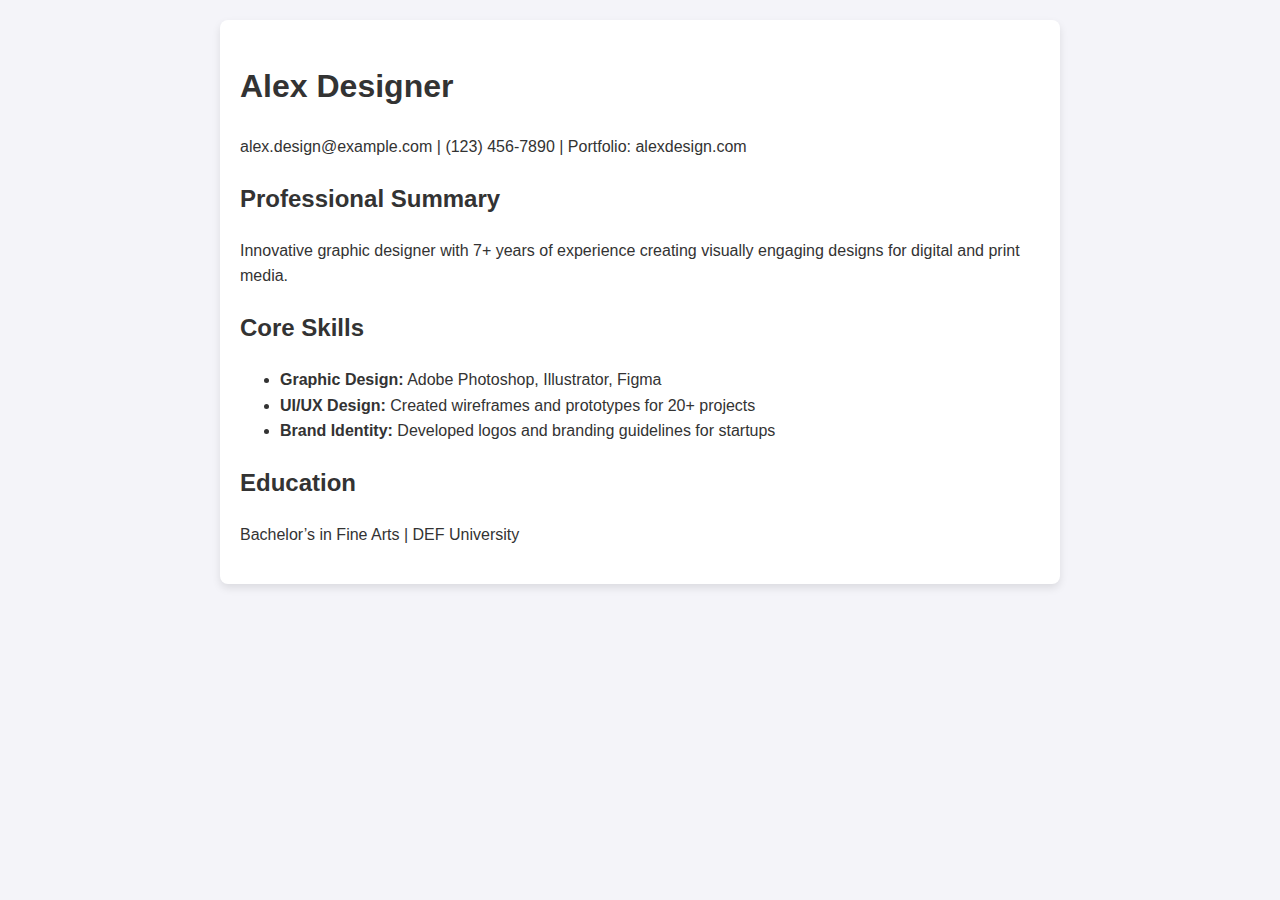
<file: html template/creative_skill.html>
<!DOCTYPE html>
<html lang="en">
<head>
    <meta charset="UTF-8">
    <meta name="viewport" content="width=device-width, initial-scale=1.0">
    <title>Creative Skills Resume</title>
    <link rel="stylesheet" href="style.css">
</head>
<body>
    <div class="resume">
        <header>
            <h1>Alex Designer</h1>
            <p>alex.design@example.com | (123) 456-7890 | Portfolio: alexdesign.com</p>
        </header>
        <section>
            <h2>Professional Summary</h2>
            <p>Innovative graphic designer with 7+ years of experience creating visually engaging designs for digital and print media.</p>
        </section>
        <section>
            <h2>Core Skills</h2>
            <ul>
                <li><strong>Graphic Design:</strong> Adobe Photoshop, Illustrator, Figma</li>
                <li><strong>UI/UX Design:</strong> Created wireframes and prototypes for 20+ projects</li>
                <li><strong>Brand Identity:</strong> Developed logos and branding guidelines for startups</li>
            </ul>
        </section>
        <section>
            <h2>Education</h2>
            <p>Bachelor’s in Fine Arts | DEF University</p>
        </section>
    </div>
</body>
</html>
</file>
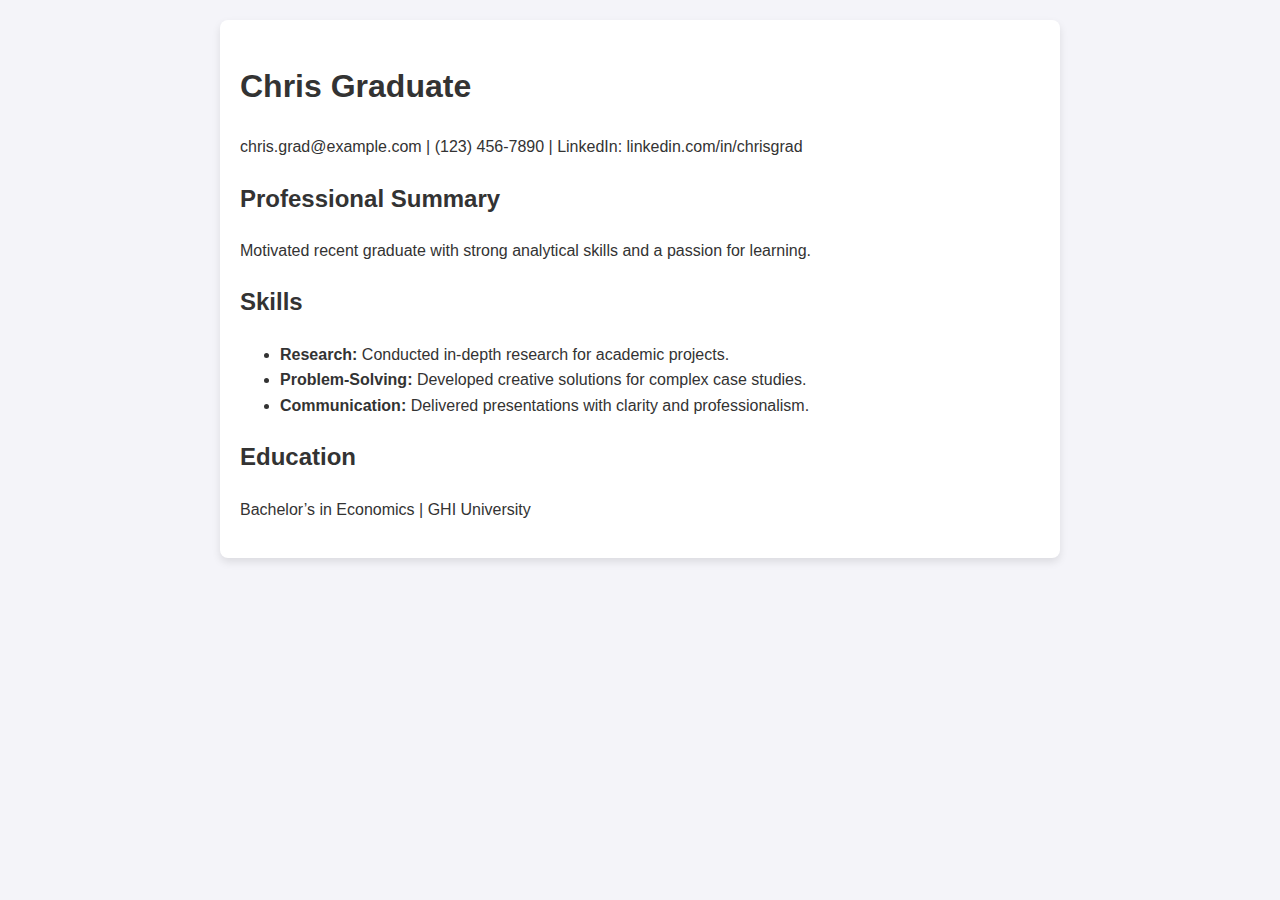
<file: html template/fresh_graduateSkill_resume.html>
<!DOCTYPE html>
<html lang="en">
<head>
    <meta charset="UTF-8">
    <meta name="viewport" content="width=device-width, initial-scale=1.0">
    <title>Graduate Skills Resume</title>
    <link rel="stylesheet" href="style.css">
</head>
<body>
    <div class="resume">
        <header>
            <h1>Chris Graduate</h1>
            <p>chris.grad@example.com | (123) 456-7890 | LinkedIn: linkedin.com/in/chrisgrad</p>
        </header>
        <section>
            <h2>Professional Summary</h2>
            <p>Motivated recent graduate with strong analytical skills and a passion for learning.</p>
        </section>
        <section>
            <h2>Skills</h2>
            <ul>
                <li><strong>Research:</strong> Conducted in-depth research for academic projects.</li>
                <li><strong>Problem-Solving:</strong> Developed creative solutions for complex case studies.</li>
                <li><strong>Communication:</strong> Delivered presentations with clarity and professionalism.</li>
            </ul>
        </section>
        <section>
            <h2>Education</h2>
            <p>Bachelor’s in Economics | GHI University</p>
        </section>
    </div>
</body>
</html>
</file>
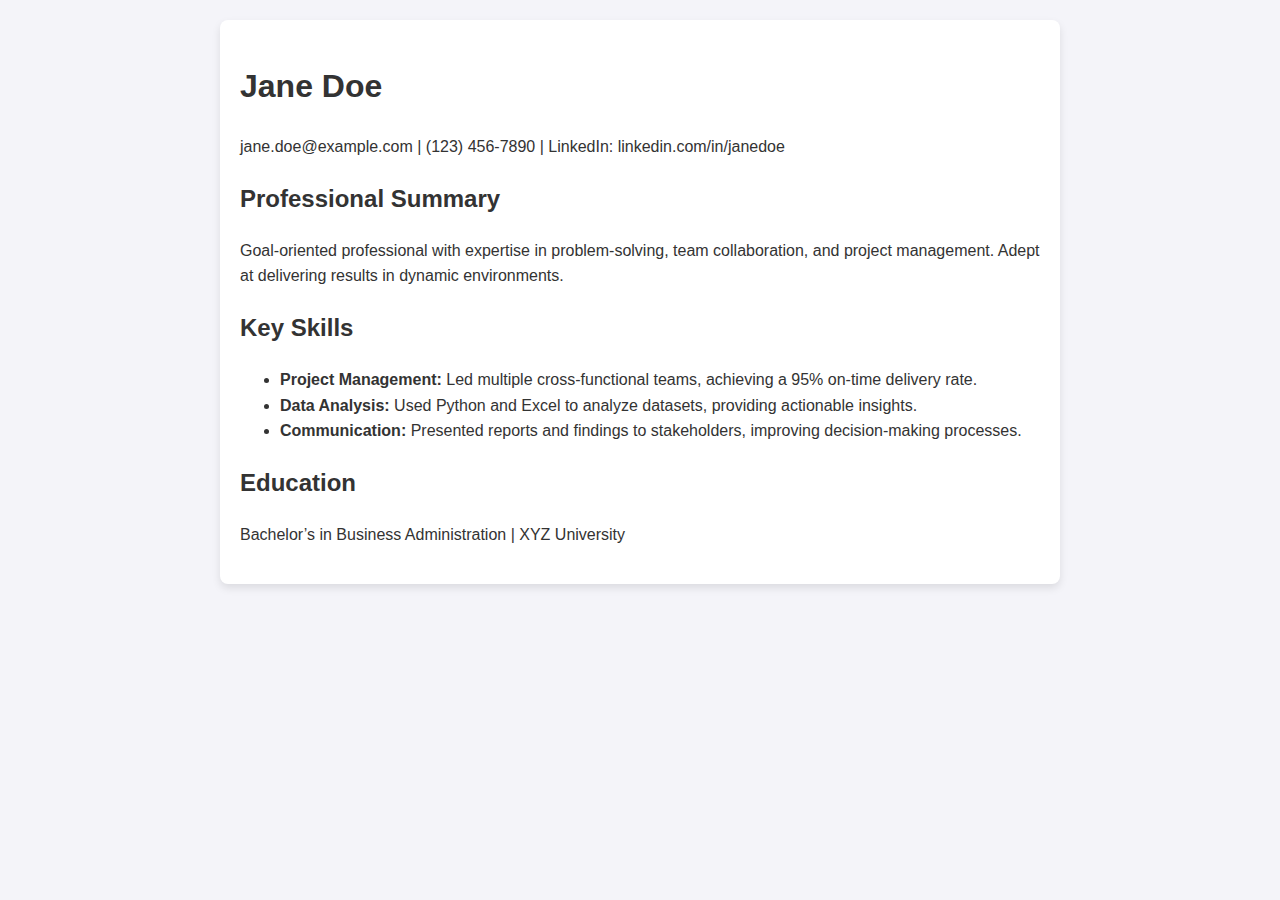
<file: html template/general_skillresume.html>
<!DOCTYPE html>
<html lang="en">
<head>
    <meta charset="UTF-8">
    <meta name="viewport" content="width=device-width, initial-scale=1.0">
    <title>General Skills Resume</title>
    <link rel="stylesheet" href="style.css">
</head>
<body>
    <div class="resume">
        <header>
            <h1>Jane Doe</h1>
            <p>jane.doe@example.com | (123) 456-7890 | LinkedIn: linkedin.com/in/janedoe</p>
        </header>
        <section>
            <h2>Professional Summary</h2>
            <p>Goal-oriented professional with expertise in problem-solving, team collaboration, and project management. Adept at delivering results in dynamic environments.</p>
        </section>
        <section>
            <h2>Key Skills</h2>
            <ul>
                <li><strong>Project Management:</strong> Led multiple cross-functional teams, achieving a 95% on-time delivery rate.</li>
                <li><strong>Data Analysis:</strong> Used Python and Excel to analyze datasets, providing actionable insights.</li>
                <li><strong>Communication:</strong> Presented reports and findings to stakeholders, improving decision-making processes.</li>
            </ul>
        </section>
        <section>
            <h2>Education</h2>
            <p>Bachelor’s in Business Administration | XYZ University</p>
        </section>
    </div>
</body>
</html>
</file>
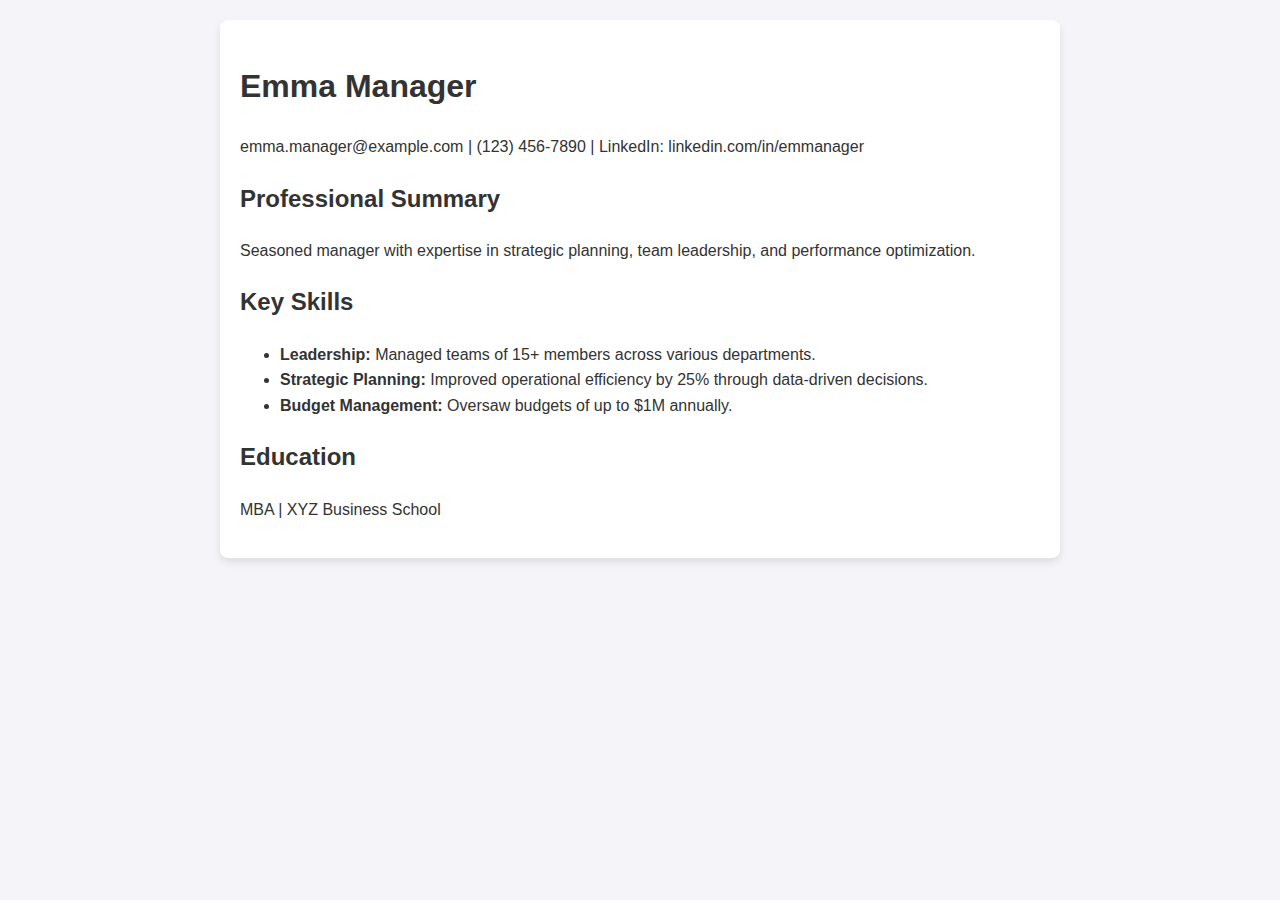
<file: html template/leadership_and_management_resume.html>
<!DOCTYPE html>
<html lang="en">
<head>
    <meta charset="UTF-8">
    <meta name="viewport" content="width=device-width, initial-scale=1.0">
    <title>Management Skills Resume</title>
    <link rel="stylesheet" href="style.css">
</head>
<body>
    <div class="resume">
        <header>
            <h1>Emma Manager</h1>
            <p>emma.manager@example.com | (123) 456-7890 | LinkedIn: linkedin.com/in/emmanager</p>
        </header>
        <section>
            <h2>Professional Summary</h2>
            <p>Seasoned manager with expertise in strategic planning, team leadership, and performance optimization.</p>
        </section>
        <section>
            <h2>Key Skills</h2>
            <ul>
                <li><strong>Leadership:</strong> Managed teams of 15+ members across various departments.</li>
                <li><strong>Strategic Planning:</strong> Improved operational efficiency by 25% through data-driven decisions.</li>
                <li><strong>Budget Management:</strong> Oversaw budgets of up to $1M annually.</li>
            </ul>
        </section>
        <section>
            <h2>Education</h2>
            <p>MBA | XYZ Business School</p>
        </section>
    </div>
</body>
</html>
</file>
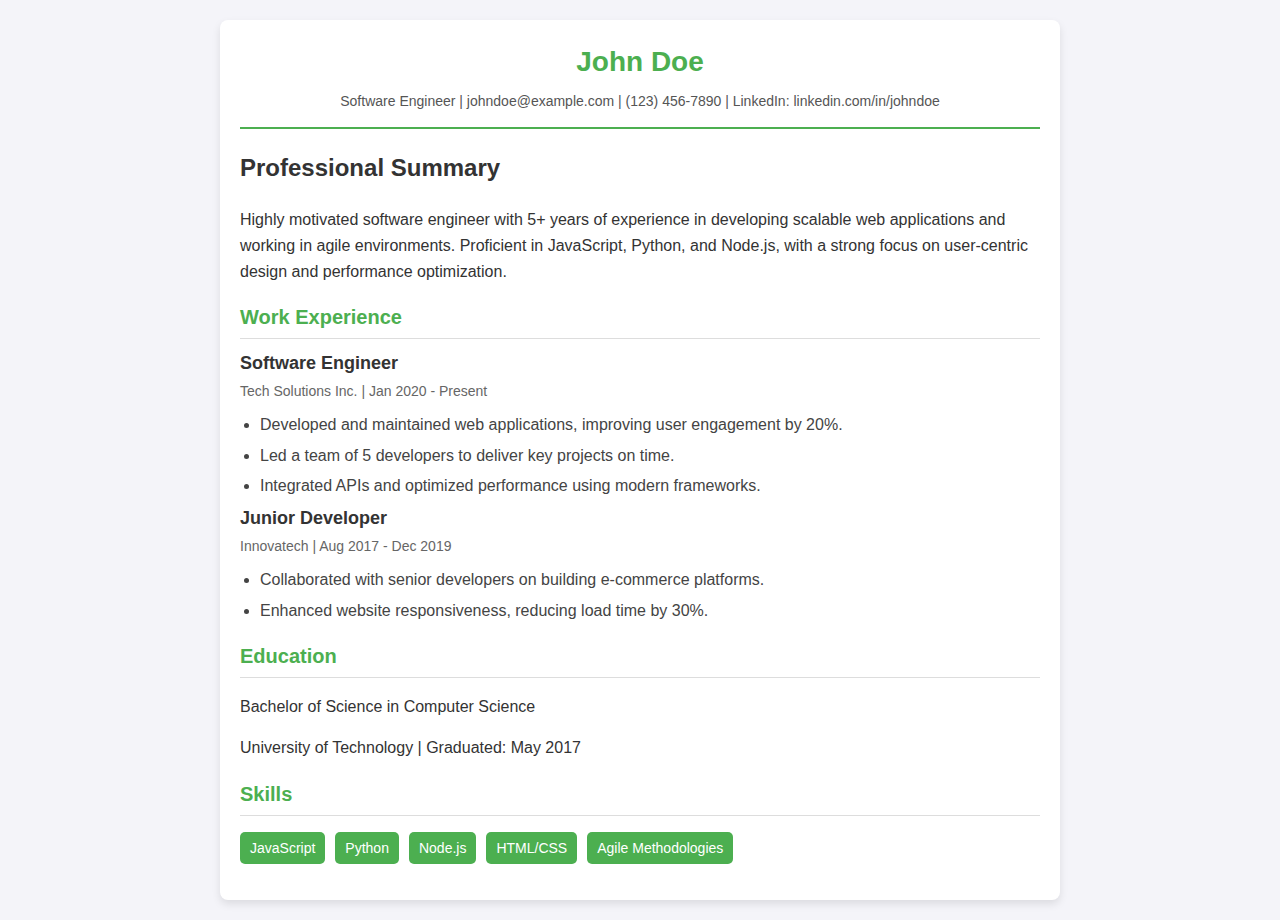
<file: html template/resumeTemplate.html>
<!DOCTYPE html>
<html lang="en">
<head>
    <meta charset="UTF-8">
    <meta name="viewport" content="width=device-width, initial-scale=1.0">
    <meta name="description" content="Modern Resume Template">
    <title>Modern Resume</title>
    <link rel="stylesheet" href="style.css">
</head>
<body>
    <div class="resume">
        <header class="resume-header">
            <h1>John Doe</h1>
            <p>Software Engineer | johndoe@example.com | (123) 456-7890 | LinkedIn: linkedin.com/in/johndoe</p>
        </header>
        
        <section class="resume-summary">
            <h2>Professional Summary</h2>
            <p>Highly motivated software engineer with 5+ years of experience in developing scalable web applications and working in agile environments. Proficient in JavaScript, Python, and Node.js, with a strong focus on user-centric design and performance optimization.</p>
        </section>

        <section class="resume-section">
            <h2>Work Experience</h2>
            <div class="job">
                <h3>Software Engineer</h3>
                <p>Tech Solutions Inc. | Jan 2020 - Present</p>
                <ul>
                    <li>Developed and maintained web applications, improving user engagement by 20%.</li>
                    <li>Led a team of 5 developers to deliver key projects on time.</li>
                    <li>Integrated APIs and optimized performance using modern frameworks.</li>
                </ul>
            </div>
            <div class="job">
                <h3>Junior Developer</h3>
                <p>Innovatech | Aug 2017 - Dec 2019</p>
                <ul>
                    <li>Collaborated with senior developers on building e-commerce platforms.</li>
                    <li>Enhanced website responsiveness, reducing load time by 30%.</li>
                </ul>
            </div>
        </section>

        <section class="resume-section">
            <h2>Education</h2>
            <p>Bachelor of Science in Computer Science</p>
            <p>University of Technology | Graduated: May 2017</p>
        </section>

        <section class="resume-section">
            <h2>Skills</h2>
            <ul class="skills">
                <li>JavaScript</li>
                <li>Python</li>
                <li>Node.js</li>
                <li>HTML/CSS</li>
                <li>Agile Methodologies</li>
            </ul>
        </section>
    </div>
</body>
</html>
</file>
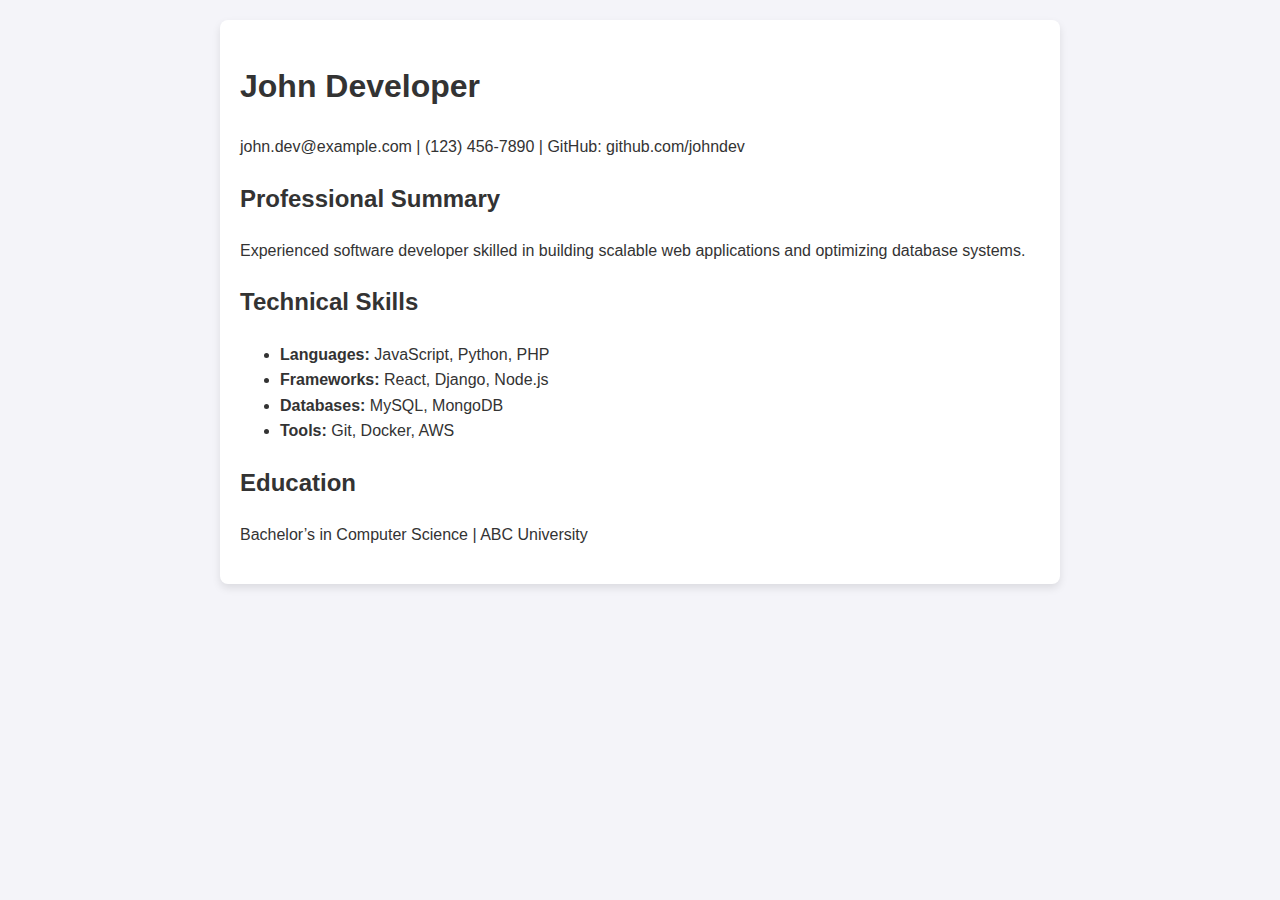
<file: html template/technical_skill_resume.html>
<!DOCTYPE html>
<html lang="en">
<head>
    <meta charset="UTF-8">
    <meta name="viewport" content="width=device-width, initial-scale=1.0">
    <title>Tech Skills Resume</title>
    <link rel="stylesheet" href="style.css">
</head>
<body>
    <div class="resume">
        <header>
            <h1>John Developer</h1>
            <p>john.dev@example.com | (123) 456-7890 | GitHub: github.com/johndev</p>
        </header>
        <section>
            <h2>Professional Summary</h2>
            <p>Experienced software developer skilled in building scalable web applications and optimizing database systems.</p>
        </section>
        <section>
            <h2>Technical Skills</h2>
            <ul>
                <li><strong>Languages:</strong> JavaScript, Python, PHP</li>
                <li><strong>Frameworks:</strong> React, Django, Node.js</li>
                <li><strong>Databases:</strong> MySQL, MongoDB</li>
                <li><strong>Tools:</strong> Git, Docker, AWS</li>
            </ul>
        </section>
        <section>
            <h2>Education</h2>
            <p>Bachelor’s in Computer Science | ABC University</p>
        </section>
    </div>
</body>
</html>
</file>
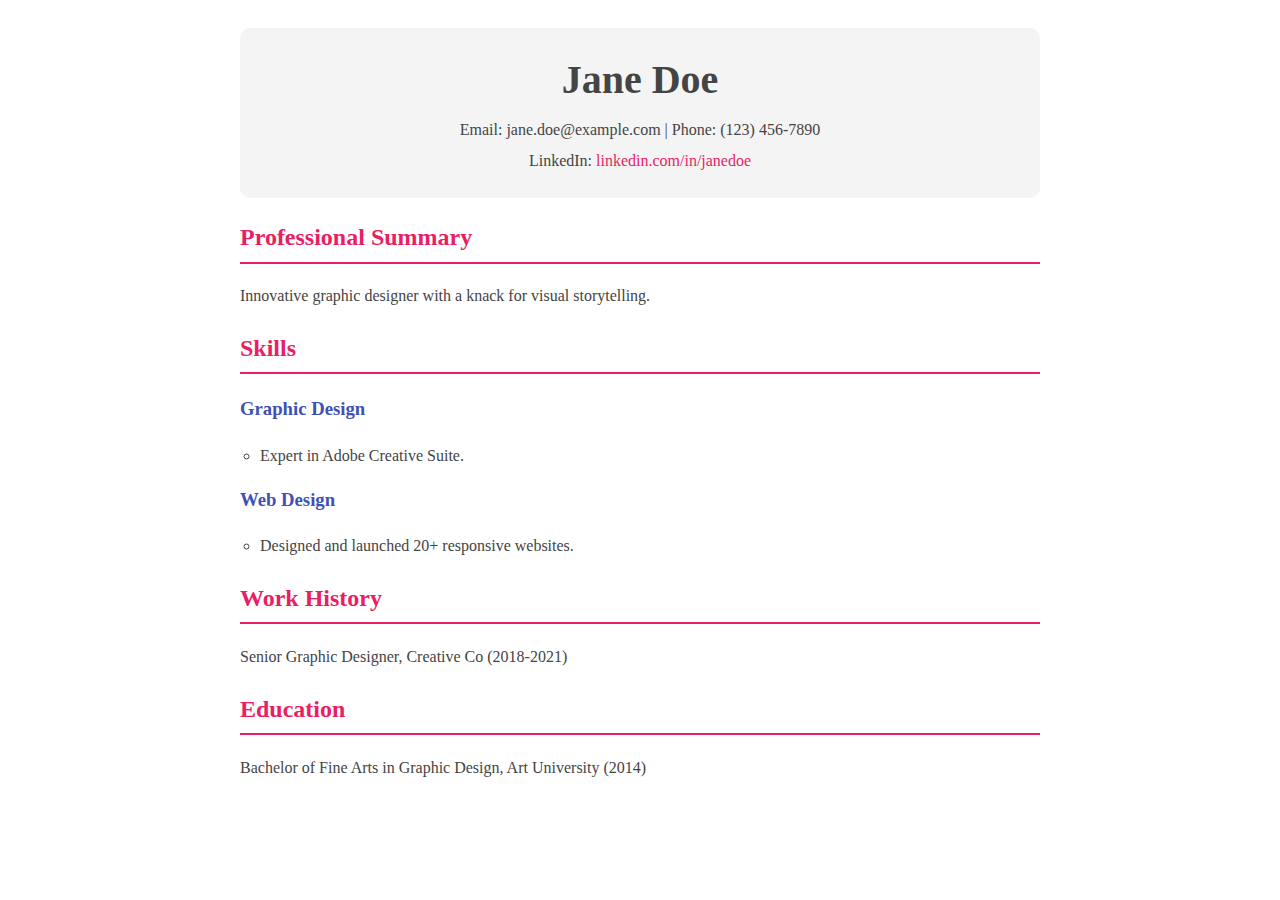
<file: resumetemplate/creative_resume.html>
<!DOCTYPE html>
<html lang="en">
<head>
  <meta charset="UTF-8">
  <meta name="viewport" content="width=device-width, initial-scale=1.0">
  <title>Creative Skills-Based Resume</title>
  <style>
    body {
  font-family: 'Georgia', serif;
  line-height: 1.6;
  color: #444;
}

.resume-container {
  max-width: 800px;
  margin: 0 auto;
  padding: 20px;
}

header {
  text-align: center;
  background-color: #f4f4f4;
  padding: 20px;
  border-radius: 10px;
}

header h1 {
  margin: 0;
  font-size: 2.5em;
}

header p {
  margin: 5px 0;
}

a {
  color: #e91e63;
  text-decoration: none;
}

.summary, .skills, .work-history, .education {
  margin-top: 20px;
}

h2 {
  color: #e91e63;
  border-bottom: 2px solid #e91e63;
  padding-bottom: 5px;
}

h3 {
  margin-top: 15px;
  color: #3f51b5;
}

ul {
  list-style-type: circle;
  padding-left: 20px;
}

  </style>
</head>
<body>
  <div class="resume-container">
    <header>
      <h1>Jane Doe</h1>
      <p>Email: jane.doe@example.com | Phone: (123) 456-7890</p>
      <p>LinkedIn: <a href="https://linkedin.com/in/janedoe">linkedin.com/in/janedoe</a></p>
    </header>
    <section class="summary">
      <h2>Professional Summary</h2>
      <p>Innovative graphic designer with a knack for visual storytelling.</p>
    </section>
    <section class="skills">
      <h2>Skills</h2>
      <h3>Graphic Design</h3>
      <ul>
        <li>Expert in Adobe Creative Suite.</li>
      </ul>
      <h3>Web Design</h3>
      <ul>
        <li>Designed and launched 20+ responsive websites.</li>
      </ul>
    </section>
    <section class="work-history">
      <h2>Work History</h2>
      <p>Senior Graphic Designer, Creative Co (2018-2021)</p>
    </section>
    <section class="education">
      <h2>Education</h2>
      <p>Bachelor of Fine Arts in Graphic Design, Art University (2014)</p>
    </section>
  </div>
</body>
</html>
</file>
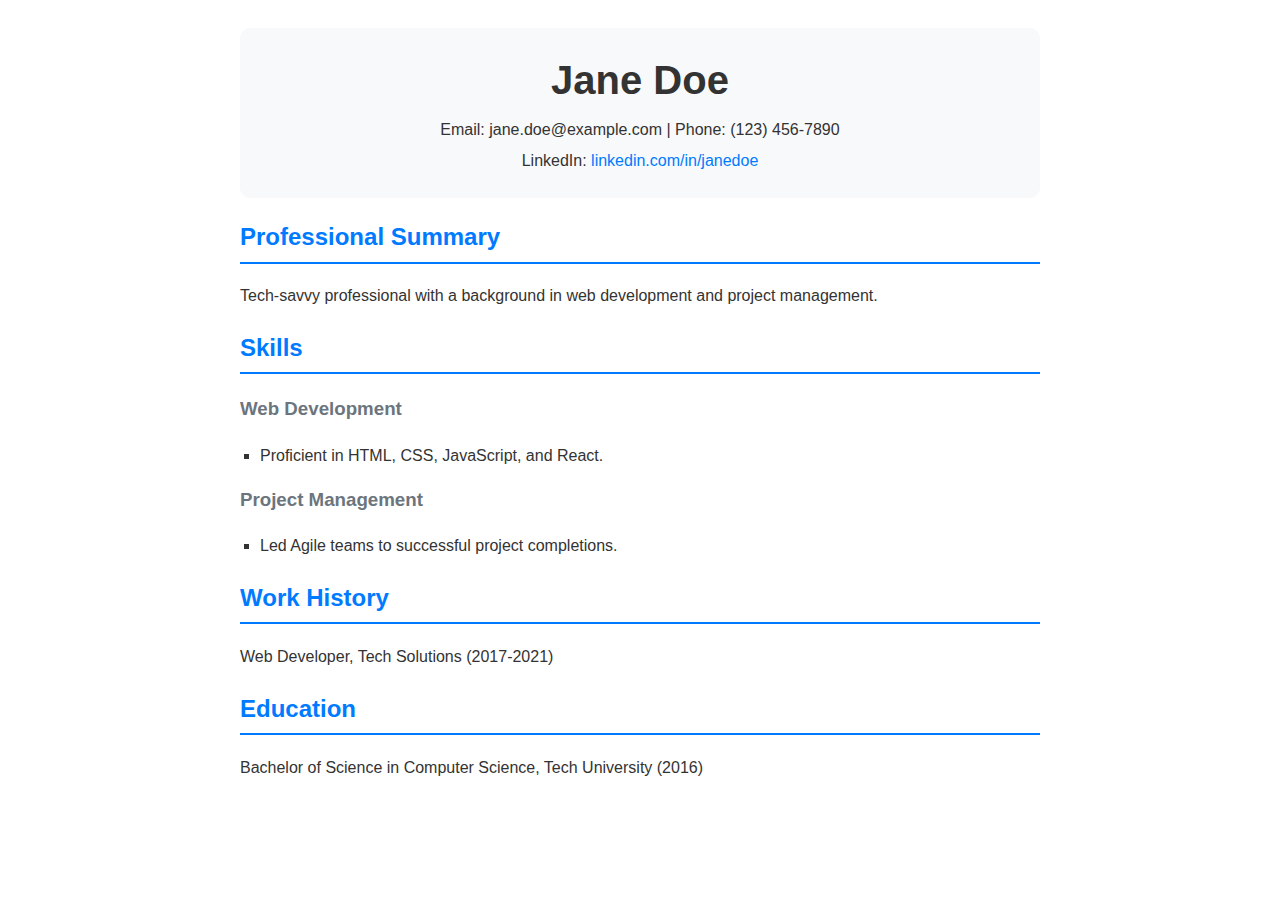
<file: resumetemplate/modern_resume.html>
<!DOCTYPE html>
<html lang="en">
<head>
  <meta charset="UTF-8">
  <meta name="viewport" content="width=device-width, initial-scale=1.0">
  <title>Modern Skills-Based Resume</title>
  <style>
    body {
  font-family: 'Helvetica Neue', sans-serif;
  line-height: 1.6;
  color: #333;
}

.resume-container {
  max-width: 800px;
  margin: 0 auto;
  padding: 20px;
}

header {
  text-align: center;
  background-color: #f8f9fa;
  padding: 20px;
  border-radius: 10px;
}

header h1 {
  margin: 0;
  font-size: 2.5em;
}

header p {
  margin: 5px 0;
}

a {
  color: #007bff;
  text-decoration: none;
}

.summary, .skills, .work-history, .education {
  margin-top: 20px;
}

h2 {
  color: #007bff;
  border-bottom: 2px solid #007bff;
  padding-bottom: 5px;
}

h3 {
  margin-top: 15px;
  color: #6c757d;
}

ul {
  list-style-type: square;
  padding-left: 20px;
}

  </style>
</head>
<body>
  <div class="resume-container">
    <header>
      <h1>Jane Doe</h1>
      <p>Email: jane.doe@example.com | Phone: (123) 456-7890</p>
      <p>LinkedIn: <a href="https://linkedin.com/in/janedoe">linkedin.com/in/janedoe</a></p>
    </header>
    <section class="summary">
      <h2>Professional Summary</h2>
      <p>Tech-savvy professional with a background in web development and project management.</p>
    </section>
    <section class="skills">
      <h2>Skills</h2>
      <h3>Web Development</h3>
      <ul>
        <li>Proficient in HTML, CSS, JavaScript, and React.</li>
      </ul>
      <h3>Project Management</h3>
      <ul>
        <li>Led Agile teams to successful project completions.</li>
      </ul>
    </section>
    <section class="work-history">
      <h2>Work History</h2>
      <p>Web Developer, Tech Solutions (2017-2021)</p>
    </section>
    <section class="education">
      <h2>Education</h2>
      <p>Bachelor of Science in Computer Science, Tech University (2016)</p>
    </section>
  </div>
</body>
</html>
</file>
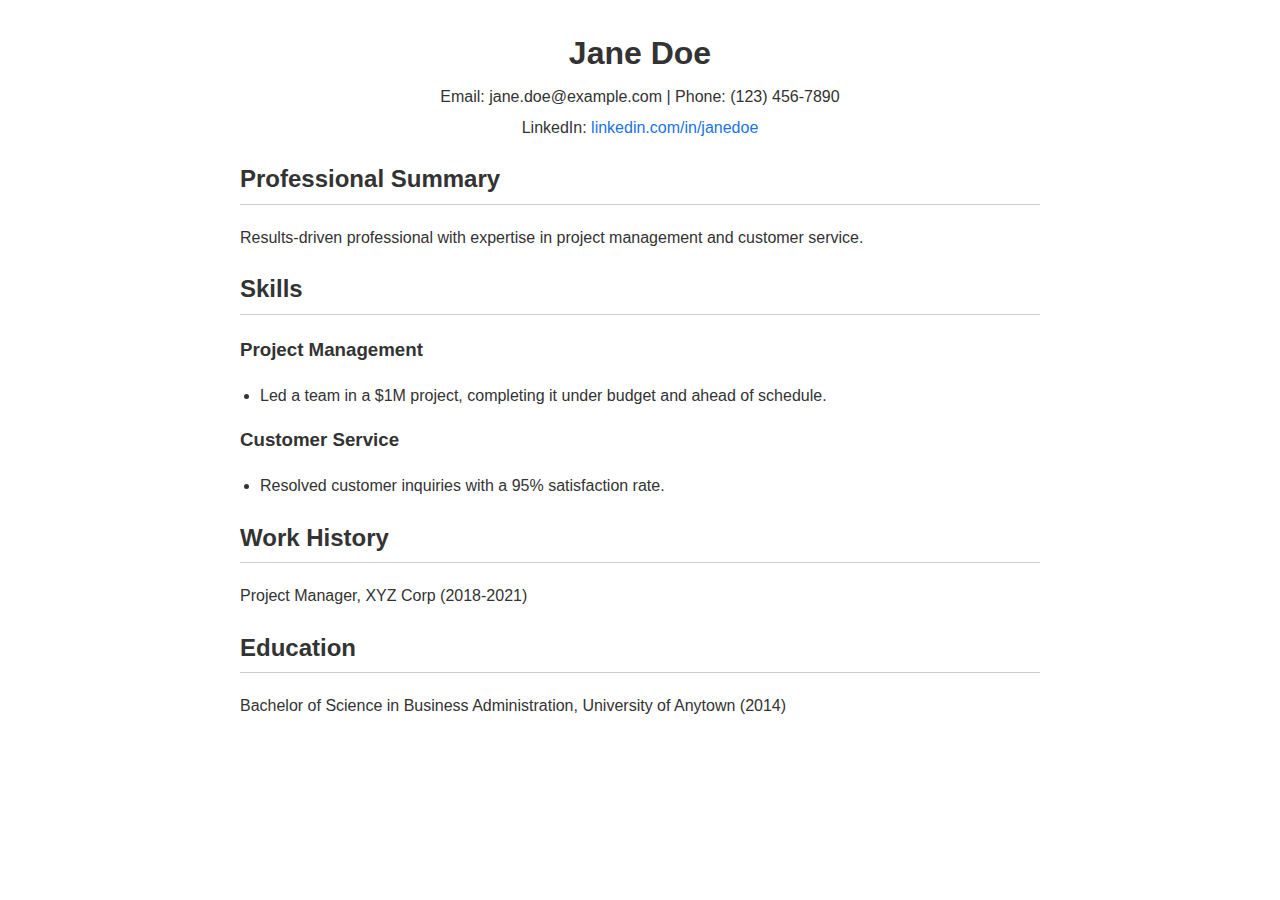
<file: resumetemplate/professional_resume_template.html>
<!DOCTYPE html>
<html lang="en">
<head>
  <meta charset="UTF-8">
  <meta name="viewport" content="width=device-width, initial-scale=1.0">
  <title>Professional Skills-Based Resume</title>
  <style>
    body {
  font-family: Arial, sans-serif;
  line-height: 1.6;
  color: #333;
}

.resume-container {
  max-width: 800px;
  margin: 0 auto;
  padding: 20px;
}

header {
  text-align: center;
}

header h1 {
  margin: 0;
}

header p {
  margin: 5px 0;
}

a {
  color: #1a73e8;
  text-decoration: none;
}

.summary, .skills, .work-history, .education {
  margin-top: 20px;
}

h2 {
  border-bottom: 1px solid #ccc;
  padding-bottom: 5px;
}

h3 {
  margin-top: 15px;
}

ul {
  list-style-type: disc;
  padding-left: 20px;
}

  </style>
</head>
<body>
  <div class="resume-container">
    <header>
      <h1>Jane Doe</h1>
      <p>Email: jane.doe@example.com | Phone: (123) 456-7890</p>
      <p>LinkedIn: <a href="https://linkedin.com/in/janedoe">linkedin.com/in/janedoe</a></p>
    </header>
    <section class="summary">
      <h2>Professional Summary</h2>
      <p>Results-driven professional with expertise in project management and customer service.</p>
    </section>
    <section class="skills">
      <h2>Skills</h2>
      <h3>Project Management</h3>
      <ul>
        <li>Led a team in a $1M project, completing it under budget and ahead of schedule.</li>
      </ul>
      <h3>Customer Service</h3>
      <ul>
        <li>Resolved customer inquiries with a 95% satisfaction rate.</li>
      </ul>
    </section>
    <section class="work-history">
      <h2>Work History</h2>
      <p>Project Manager, XYZ Corp (2018-2021)</p>
    </section>
    <section class="education">
      <h2>Education</h2>
      <p>Bachelor of Science in Business Administration, University of Anytown (2014)</p>
    </section>
  </div>
</body>
</html>
</file>
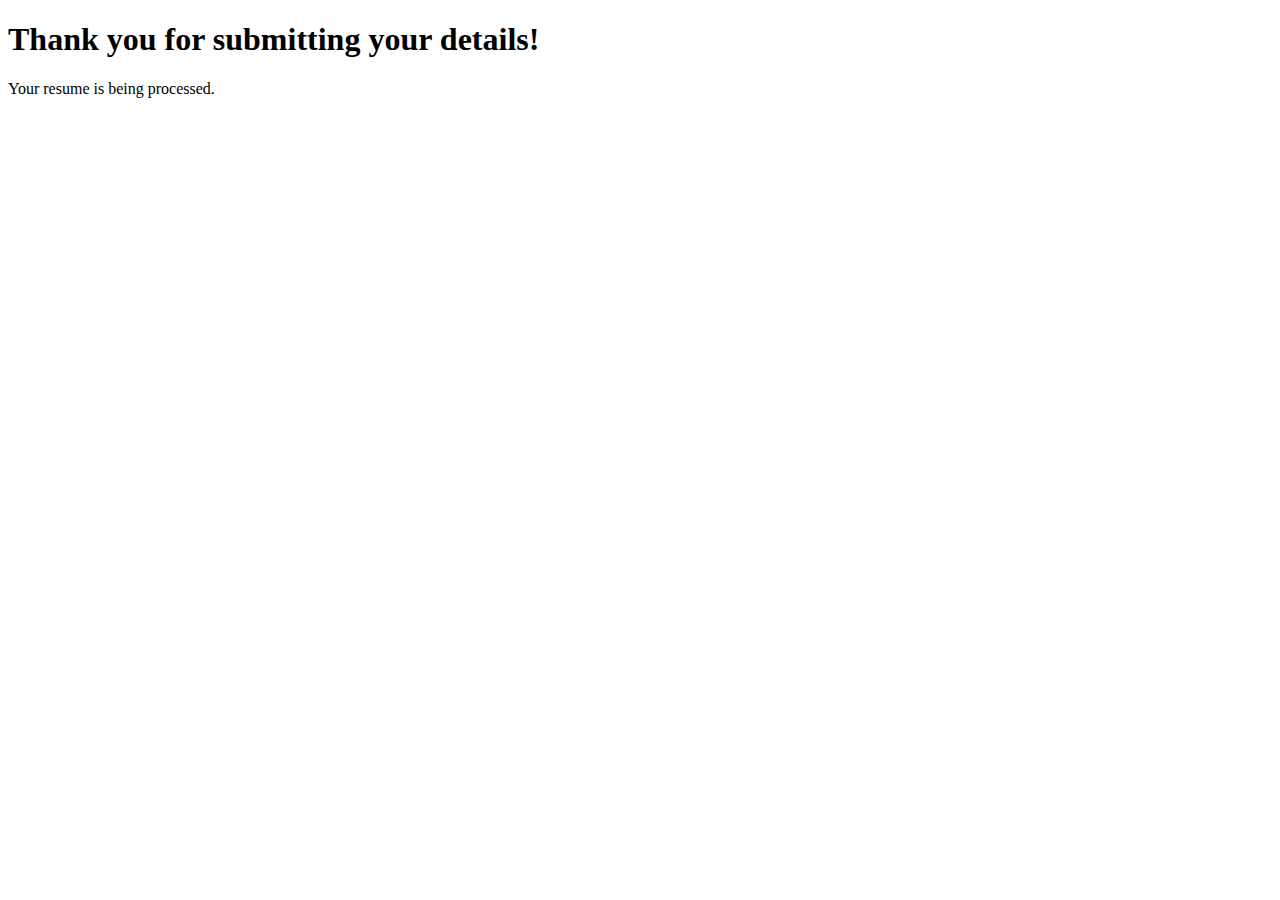
<file: resume_builder/builder/templates/builder/thank_you.html>
<!DOCTYPE html>
<html lang="en">
<head>
    <meta charset="UTF-8">
    <meta name="viewport" content="width=device-width, initial-scale=1.0">
    <title>Thank You</title>
</head>
<body>
    <h1>Thank you for submitting your details!</h1>
    <p>Your resume is being processed.</p>
</body>
</html>
</file>
<file: html template/style.css>
/* Global Styles */
body {
    font-family: Arial, sans-serif;
    line-height: 1.6;
    margin: 0;
    padding: 0;
    background-color: #f4f4f9;
    color: #333;
}

/* Resume Container */
.resume {
    max-width: 800px;
    margin: 20px auto;
    padding: 20px;
    background: #fff;
    box-shadow: 0 4px 8px rgba(0, 0, 0, 0.1);
    border-radius: 8px;
}

/* Header */
.resume-header {
    text-align: center;
    border-bottom: 2px solid #4CAF50;
    padding-bottom: 10px;
    margin-bottom: 20px;
}

.resume-header h1 {
    font-size: 28px;
    margin: 0;
    color: #4CAF50;
}

.resume-header p {
    margin: 5px 0;
    font-size: 14px;
    color: #555;
}

/* Section Titles */
.resume-section h2 {
    font-size: 20px;
    color: #4CAF50;
    margin-bottom: 10px;
    border-bottom: 1px solid #ddd;
    padding-bottom: 5px;
}

/* Jobs */
.job h3 {
    font-size: 18px;
    margin: 0;
    color: #333;
}

.job p {
    font-size: 14px;
    color: #666;
    margin: 2px 0 10px 0;
}

.job ul {
    margin: 0;
    padding-left: 20px;
    list-style-type: disc;
}

.job ul li {
    margin-bottom: 5px;
    color: #444;
}

/* Skills */
.skills {
    display: flex;
    flex-wrap: wrap;
    gap: 10px;
    padding: 0;
    list-style-type: none;
}

.skills li {
    background: #4CAF50;
    color: #fff;
    padding: 5px 10px;
    border-radius: 5px;
    font-size: 14px;
}

/* Footer */
footer {
    text-align: center;
    margin-top: 20px;
    font-size: 12px;
    color: #666;
}
</file>
